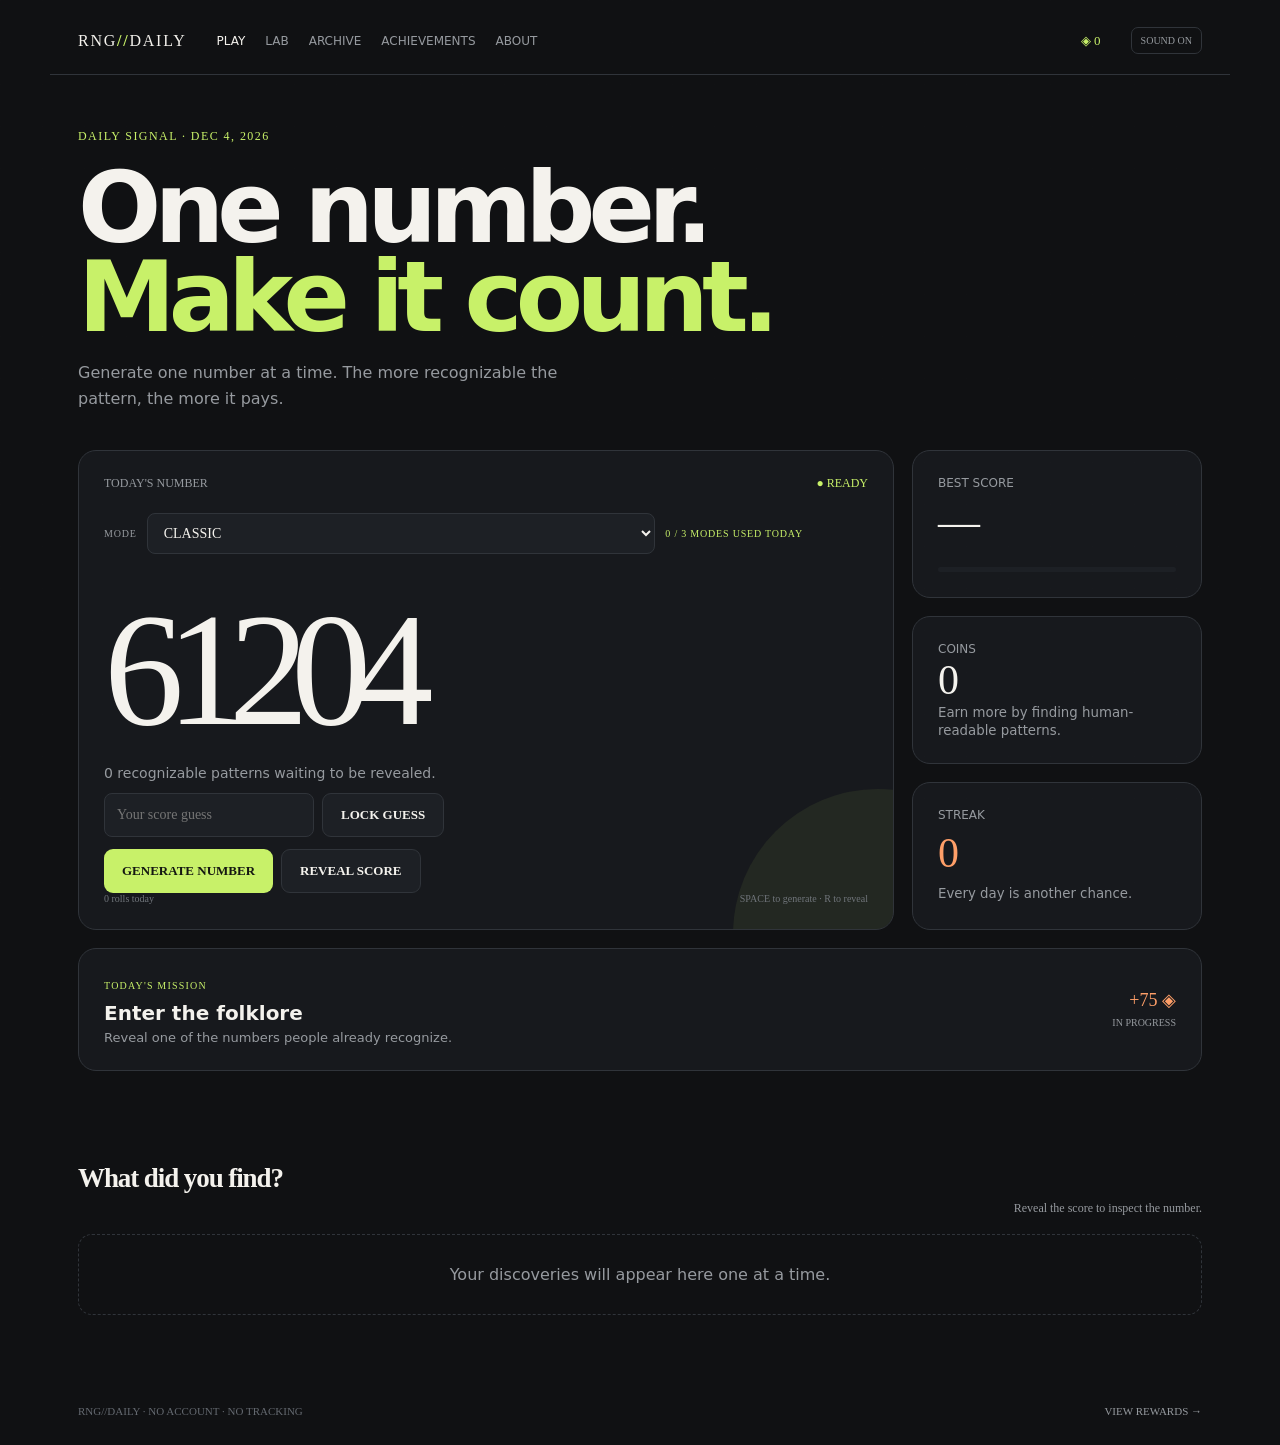
<file: rng-daily-upgraded (1)/index.html>
<!doctype html><html lang="en"><head><meta charset="utf-8"><meta name="viewport" content="width=device-width,initial-scale=1"><title>RNG//DAILY — Play</title><link rel="stylesheet" href="styles.css"></head><body>
<header><a class="logo" id="logoSecret" href="index.html">RNG<b>//</b>DAILY</a><nav><a class="active" href="index.html">PLAY</a><a href="lab.html">LAB</a><a href="archive.html">ARCHIVE</a><a href="achievements.html">ACHIEVEMENTS</a><a href="about.html">ABOUT</a></nav><div class="wallet">◈ <span id="coins">0</span></div></header>
<main class="page"><div class="eyebrow">DAILY SIGNAL · <span id="date"></span></div><h1>One number.<br><em>Make it count.</em></h1><p class="lede">Generate one number at a time. The more recognizable the pattern, the more it pays.</p>
<section class="playgrid"><div class="card numbercard" id="numberCard"><div class="labelrow"><span id="modeLabel">TODAY'S NUMBER</span><span class="status" id="status">● READY</span></div><div class="modebar"><label for="gameMode">MODE</label><select id="gameMode" class="input mode-select"><option value="classic">CLASSIC</option><option value="blitz">BLITZ · 30 SEC</option><option value="guess">GUESS THE SCORE</option></select><span id="dailyModes" class="daily-modes">0 / 3 MODES USED TODAY</span><span id="modeTimer" class="mode-timer" aria-live="polite"></span></div><div class="big-number" id="number">47280</div><div class="number-caption" id="caption">A five-digit number with a few things to say.</div><div id="guessControls" class="guess-controls" hidden><input class="input" id="guessInput" type="number" min="0" max="1000000" placeholder="Your score guess" aria-label="Your score guess"><button class="secondary" id="submitGuess">LOCK GUESS</button></div><div class="actions"><button id="generate">GENERATE NUMBER</button><button class="secondary" id="reveal">REVEAL SCORE</button></div><div id="sharePanel" class="sharepanel" hidden><div class="sharecard"><span class="share-kicker">RNG//DAILY SIGNAL</span><strong id="shareNumber">00000</strong><span id="shareSummary">Reveal a number to make it yours.</span></div><div class="share-actions"><button class="secondary" id="copyResult">COPY RESULT</button><button class="secondary" id="shareResult">SHARE</button><span id="shareStatus" aria-live="polite"></span></div></div><div class="rollmeta"><span id="rollCount">0 rolls today</span><span>SPACE to generate · R to reveal</span></div></div>
<aside class="side"><div class="card metric"><span>BEST SCORE</span><strong id="best">—</strong><div class="progress"><i id="bestBar"></i></div></div><div class="card metric"><span>COINS</span><strong id="coinBig">0</strong><small>Earn more by finding human-readable patterns.</small></div><div class="card metric"><span>STREAK</span><strong class="orange" id="streak">0</strong><small>Every day is another chance.</small></div></aside></section>
<section class="challenge card" id="challengeCard"><div><span class="challenge-kicker">TODAY'S MISSION</span><h2 id="challengeTitle">Loading mission…</h2><p id="challengeDescription">One revealed number can change the meter.</p></div><div class="challenge-reward"><strong id="challengeReward">+0 ◈</strong><span id="challengeStatus">IN PROGRESS</span></div></section>
<section class="scorearea"><div class="scoretop"><h2>What did you find?</h2><span id="scoreline" aria-live="polite">Generate and reveal a number.</span></div><div class="traits" id="traits"><div class="empty">Your discoveries will appear here one at a time.</div></div></section>
<div id="effect" class="effect"></div></main><footer><span>RNG//DAILY · NO ACCOUNT · NO TRACKING</span><a href="achievements.html">VIEW REWARDS →</a></footer><script src="app.js"></script></body></html>
</file>
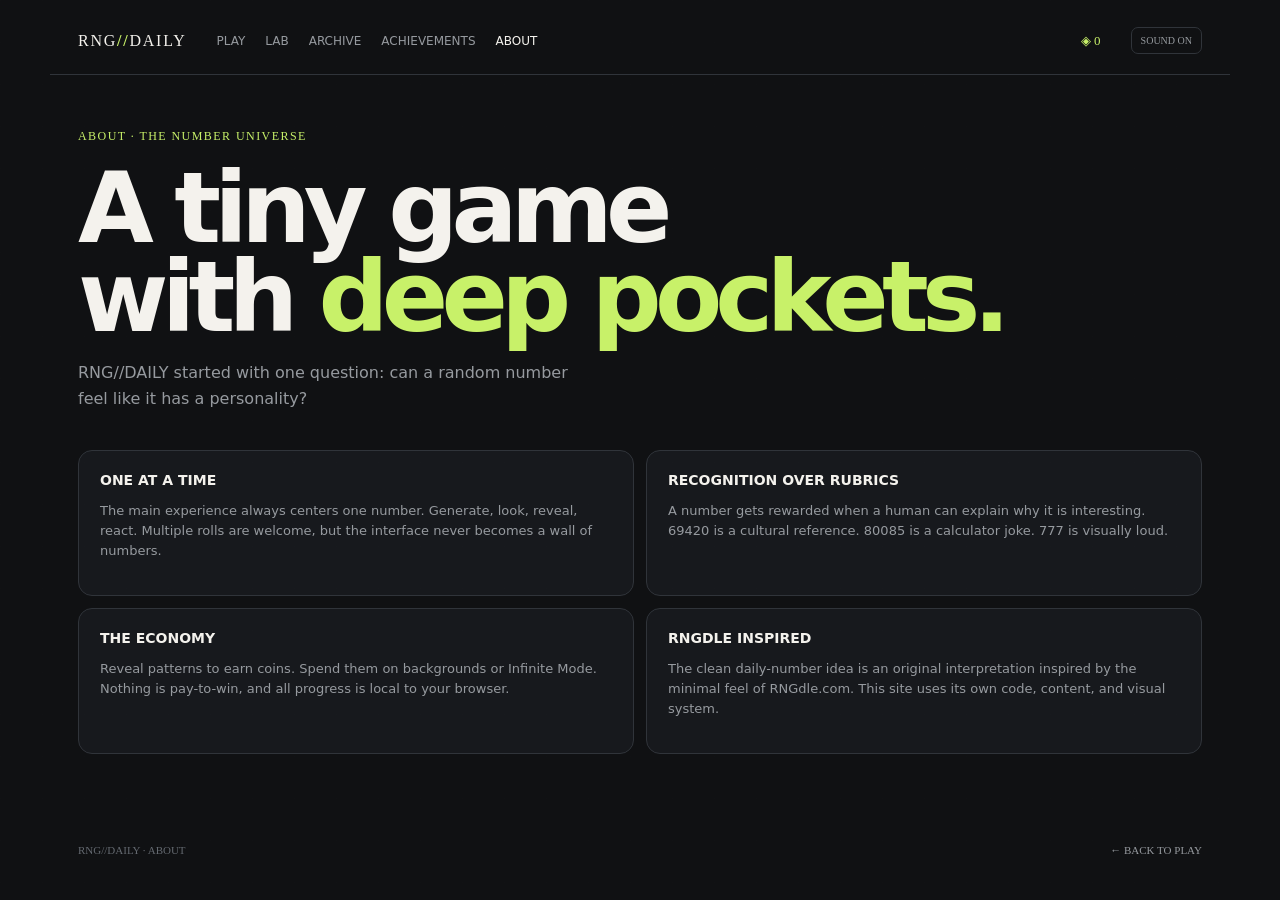
<file: rng-daily-upgraded (1)/about.html>
<!doctype html><html lang="en"><head><meta charset="utf-8"><meta name="viewport" content="width=device-width,initial-scale=1"><title>RNG//DAILY — About</title><link rel="stylesheet" href="styles.css"></head><body><header><a class="logo" id="logoSecret" href="index.html">RNG<b>//</b>DAILY</a><nav><a href="index.html">PLAY</a><a href="lab.html">LAB</a><a href="archive.html">ARCHIVE</a><a href="achievements.html">ACHIEVEMENTS</a><a class="active" href="about.html">ABOUT</a></nav><div class="wallet">◈ <span id="coins">0</span></div></header><main class="page"><div class="eyebrow">ABOUT · THE NUMBER UNIVERSE</div><h1>A tiny game<br>with <em>deep pockets.</em></h1><p class="lede">RNG//DAILY started with one question: can a random number feel like it has a personality?</p><div class="panelgrid"><div class="panel"><h3>ONE AT A TIME</h3><p class="copy">The main experience always centers one number. Generate, look, reveal, react. Multiple rolls are welcome, but the interface never becomes a wall of numbers.</p></div><div class="panel"><h3>RECOGNITION OVER RUBRICS</h3><p class="copy">A number gets rewarded when a human can explain why it is interesting. 69420 is a cultural reference. 80085 is a calculator joke. 777 is visually loud.</p></div><div class="panel"><h3>THE ECONOMY</h3><p class="copy">Reveal patterns to earn coins. Spend them on backgrounds or Infinite Mode. Nothing is pay-to-win, and all progress is local to your browser.</p></div><div class="panel"><h3>RNGDLE INSPIRED</h3><p class="copy">The clean daily-number idea is an original interpretation inspired by the minimal feel of RNGdle.com. This site uses its own code, content, and visual system.</p></div></div></main><footer><span>RNG//DAILY · ABOUT</span><a href="index.html">← BACK TO PLAY</a></footer><script src="app.js"></script></body></html>
</file>
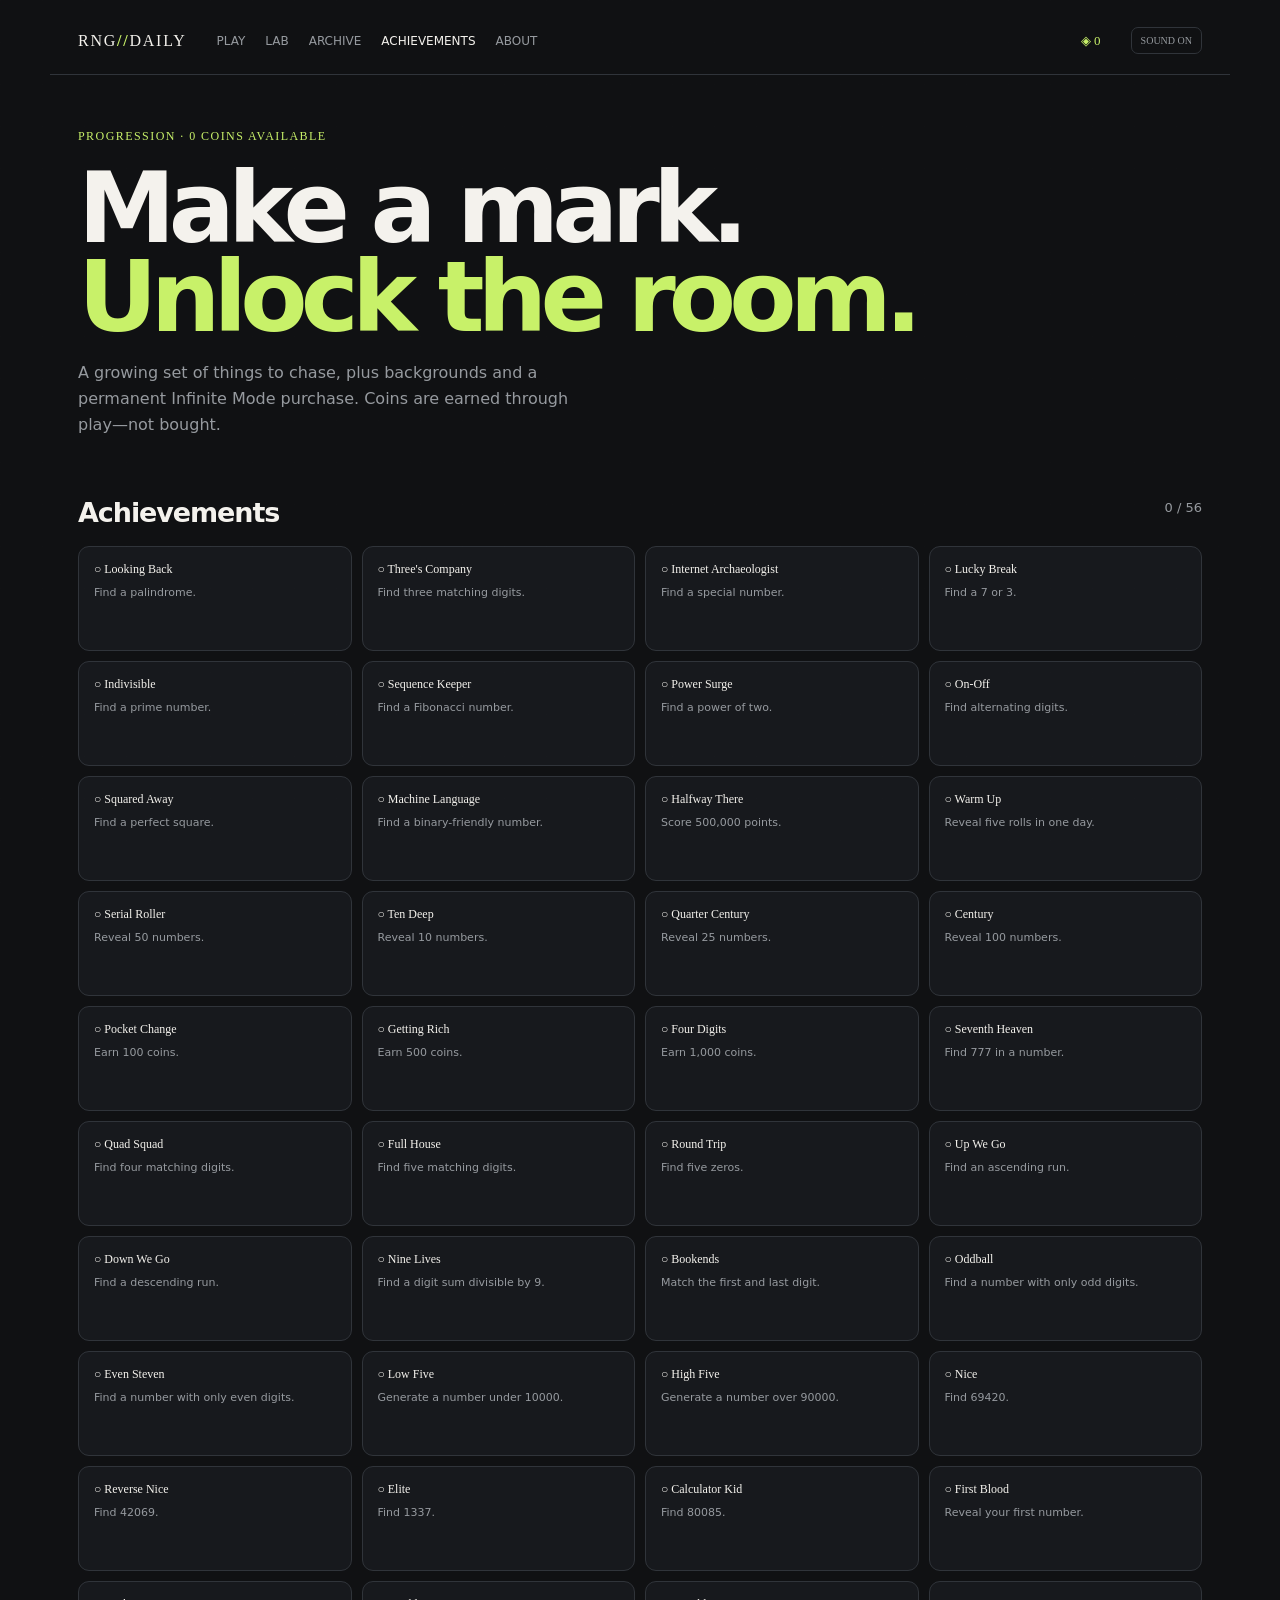
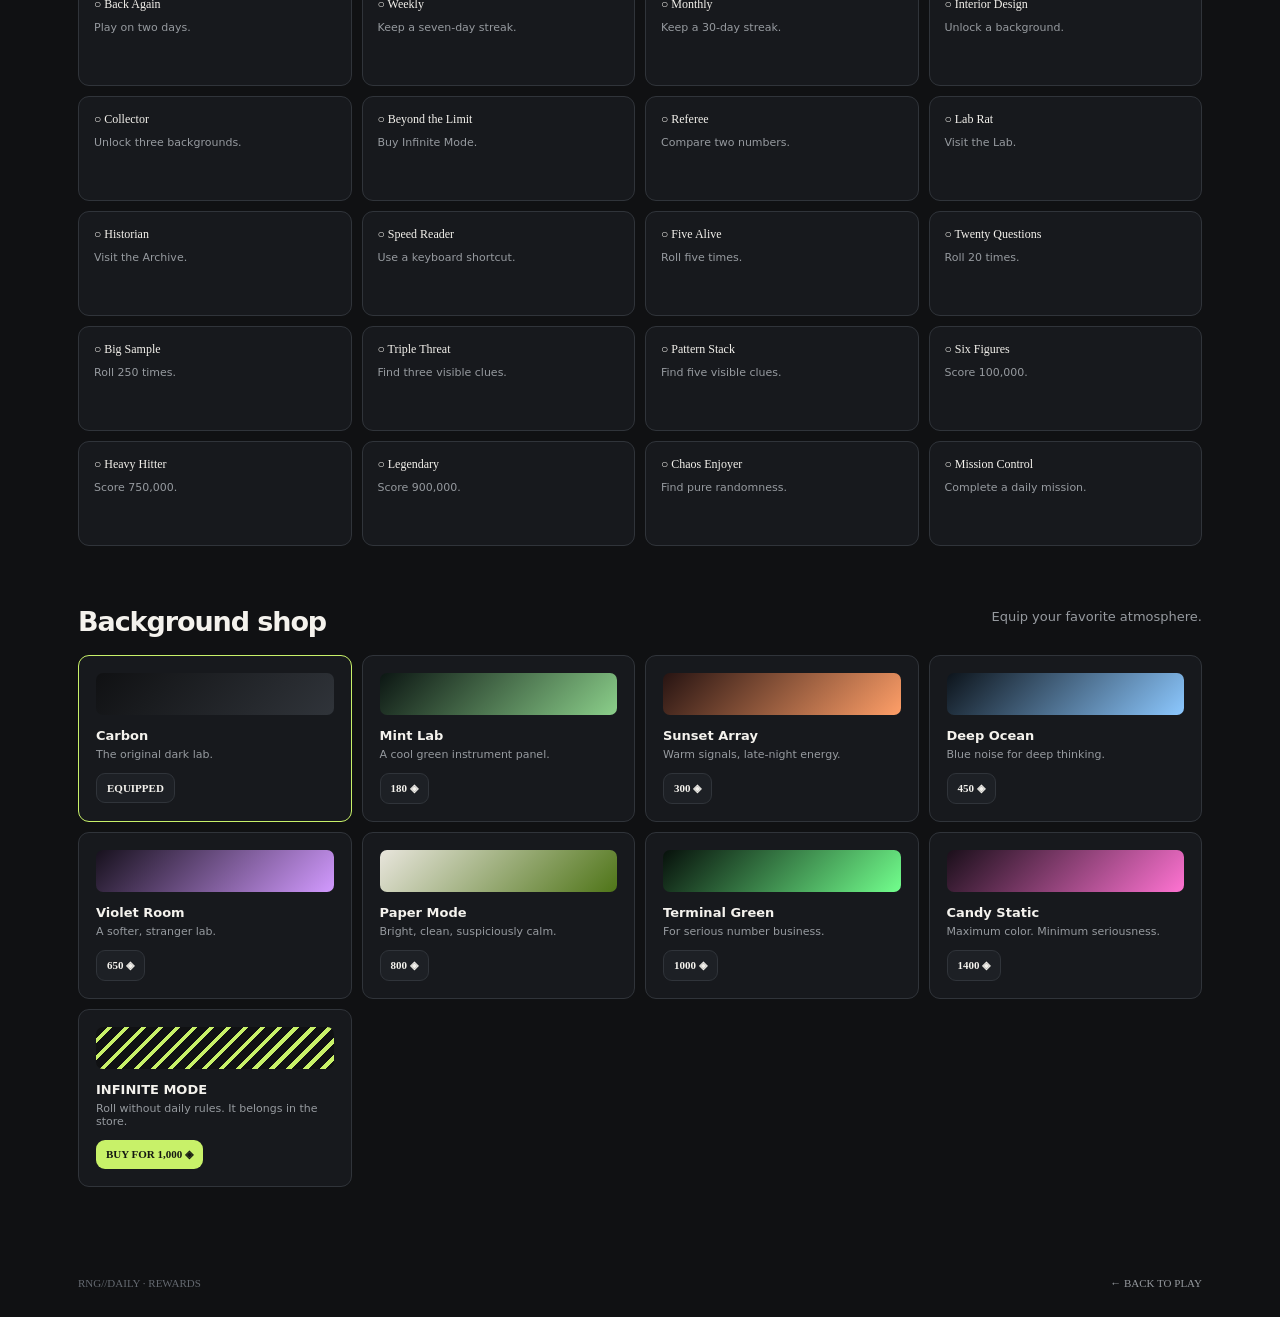
<file: rng-daily-upgraded (1)/achievements.html>
<!doctype html><html lang="en"><head><meta charset="utf-8"><meta name="viewport" content="width=device-width,initial-scale=1"><title>RNG//DAILY — Achievements & Rewards</title><link rel="stylesheet" href="styles.css"></head><body><header><a class="logo" id="logoSecret" href="index.html">RNG<b>//</b>DAILY</a><nav><a href="index.html">PLAY</a><a href="lab.html">LAB</a><a href="archive.html">ARCHIVE</a><a class="active" href="achievements.html">ACHIEVEMENTS</a><a href="about.html">ABOUT</a></nav><div class="wallet">◈ <span id="coins">0</span></div></header><main class="page"><div class="eyebrow">PROGRESSION · <span id="coinsAvailable">0</span> COINS AVAILABLE</div><h1>Make a mark.<br><em>Unlock the room.</em></h1><p class="lede">A growing set of things to chase, plus backgrounds and a permanent Infinite Mode purchase. Coins are earned through play—not bought.</p><div class="sectionhead"><h2>Achievements</h2><p id="achievementCount">0 / 50</p></div><div class="achievementgrid" id="achievementGrid"></div><div class="sectionhead"><h2>Background shop</h2><p>Equip your favorite atmosphere.</p></div><div class="shopgrid" id="shopgrid"></div></main><footer><span>RNG//DAILY · REWARDS</span><a href="index.html">← BACK TO PLAY</a></footer><script src="app.js"></script></body></html>
</file>
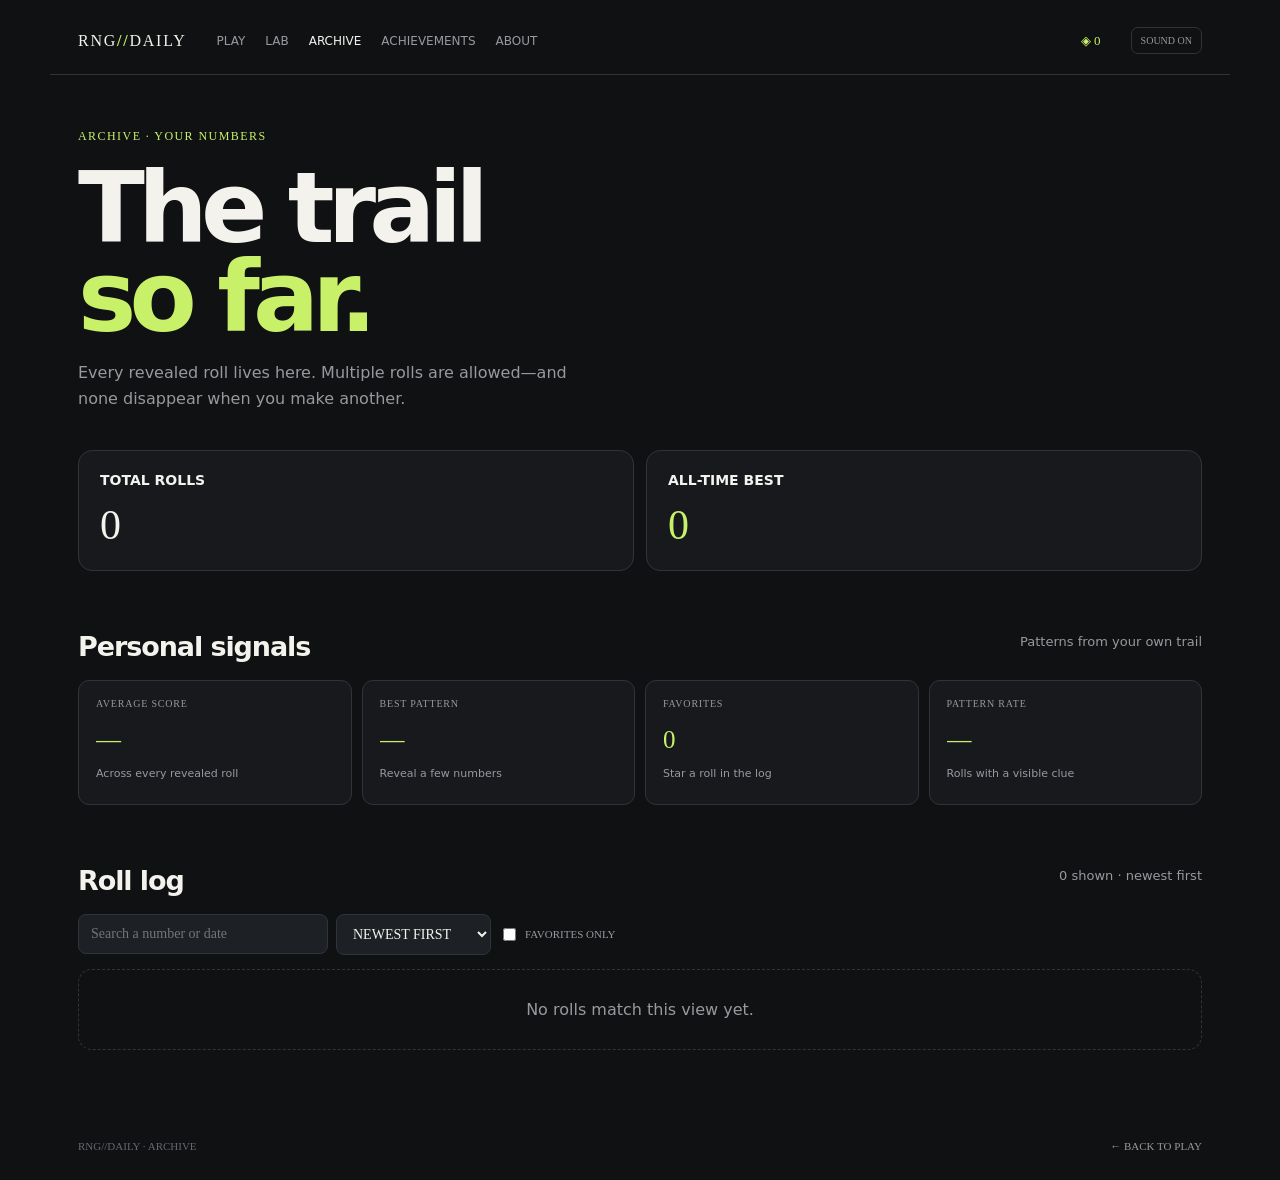
<file: rng-daily-upgraded (1)/archive.html>
<!doctype html><html lang="en"><head><meta charset="utf-8"><meta name="viewport" content="width=device-width,initial-scale=1"><title>RNG//DAILY — Archive</title><link rel="stylesheet" href="styles.css"></head><body><header><a class="logo" id="logoSecret" href="index.html">RNG<b>//</b>DAILY</a><nav><a href="index.html">PLAY</a><a href="lab.html">LAB</a><a class="active" href="archive.html">ARCHIVE</a><a href="achievements.html">ACHIEVEMENTS</a><a href="about.html">ABOUT</a></nav><div class="wallet">◈ <span id="coins">0</span></div></header><main class="page"><div class="eyebrow">ARCHIVE · YOUR NUMBERS</div><h1>The trail<br><em>so far.</em></h1><p class="lede">Every revealed roll lives here. Multiple rolls are allowed—and none disappear when you make another.</p><div class="panelgrid"><div class="panel"><h3>TOTAL ROLLS</h3><strong id="totalRolls" style="font:500 42px 'DM Mono'">0</strong></div><div class="panel"><h3>ALL-TIME BEST</h3><strong id="archiveBest" style="font:500 42px 'DM Mono';color:var(--lime)">0</strong></div></div><div class="sectionhead"><h2>Personal signals</h2><p>Patterns from your own trail</p></div><div id="statsGrid" class="statsgrid"></div><div class="sectionhead"><h2>Roll log</h2><p id="historyCount">Newest first</p></div><div class="archivecontrols"><input class="input" id="historySearch" placeholder="Search a number or date" aria-label="Search roll history"><select class="input" id="historySort" aria-label="Sort roll history"><option value="newest">NEWEST FIRST</option><option value="score">HIGHEST SCORE</option><option value="coins">MOST COINS</option></select><label class="checklabel"><input type="checkbox" id="favoritesOnly"> FAVORITES ONLY</label></div><div id="historyList" class="historytable"></div></main><footer><span>RNG//DAILY · ARCHIVE</span><a href="index.html">← BACK TO PLAY</a></footer><script src="app.js"></script></body></html>
</file>
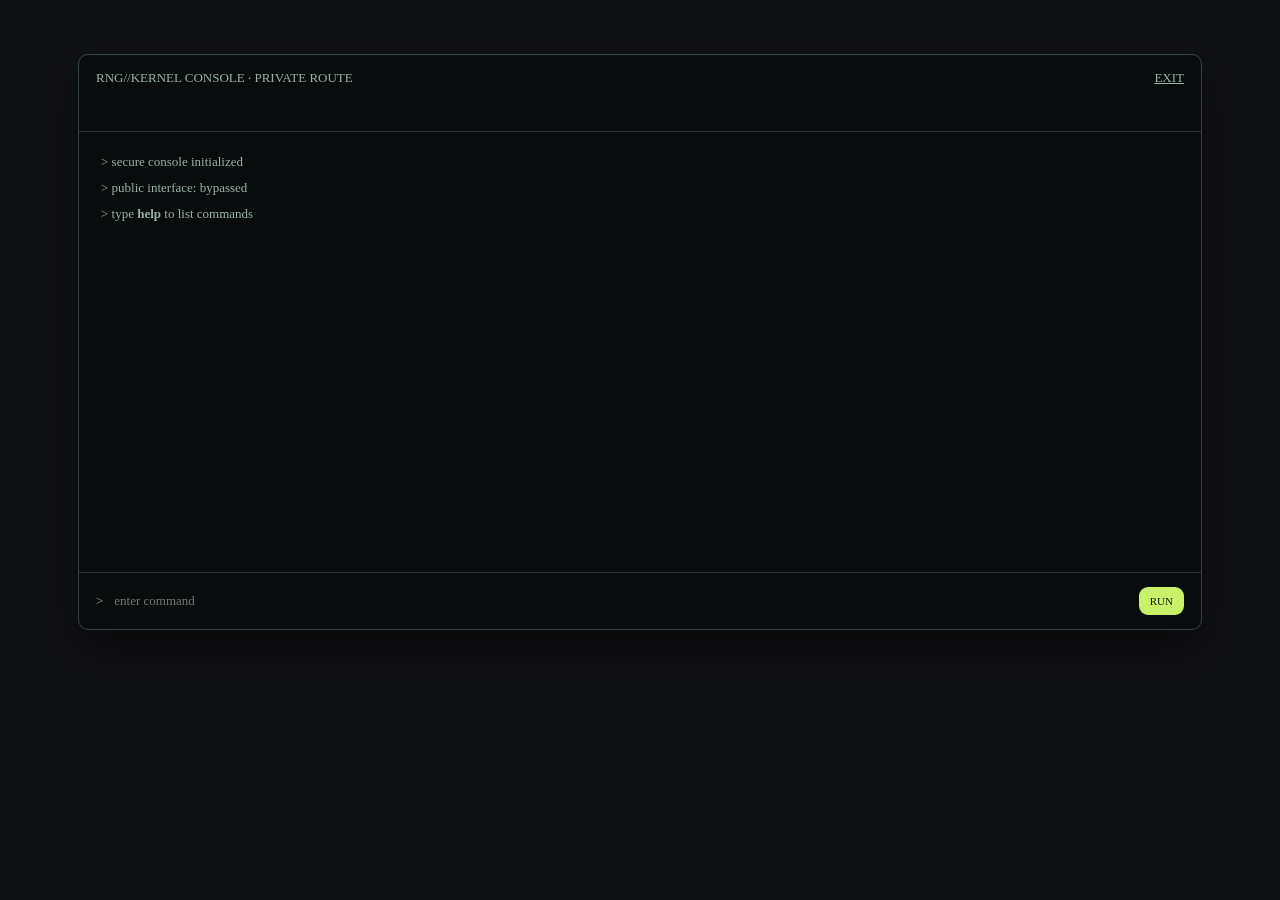
<file: rng-daily-upgraded (1)/dev.html>
<!doctype html><html lang="en"><head><meta charset="utf-8"><meta name="viewport" content="width=device-width,initial-scale=1"><title>RNG//KERNEL — Console</title><link rel="stylesheet" href="styles.css"></head><body><main class="page"><div class="terminal"><div class="termhead"><span>RNG//KERNEL CONSOLE · PRIVATE ROUTE</span><a class="subnav" href="index.html">EXIT</a></div><div class="termout" id="termout"><p>&gt; secure console initialized</p><p>&gt; public interface: bypassed</p><p>&gt; type <b>help</b> to list commands</p></div><form id="termform"><span>&gt;</span><input id="termcmd" autocomplete="off" spellcheck="false" autofocus placeholder="enter command"><button>RUN</button></form></div></main><script src="app.js"></script><script>const out=document.querySelector("#termout"),cmd=document.querySelector("#termcmd");document.querySelector("#termform").onsubmit=e=>{e.preventDefault();let c=cmd.value.trim(),p=document.createElement("p");p.textContent="> "+c;out.append(p);let r="unknown command — type help",x=c.toLowerCase();if(x==="help")r="commands: help · scan <number> · roll · stats · clear · exit";if(x.startsWith("scan ")){let a=analyze(Number(x.slice(5)));r=a.s+" → "+a.score.toLocaleString()+" pts · "+a.details.map(d=>d[0]).join(", ")}if(x==="roll")r="roll queued";if(x==="stats")r=(state.totalRolls||0)+" total rolls · "+(state.coins||0)+" coins · best "+(state.best||0);if(x==="clear")r="destructive actions are disabled in console";if(x==="exit"){location.href="index.html";return}let q=document.createElement("p");q.className="ok";q.textContent=r;out.append(q);cmd.value="";out.scrollTop=out.scrollHeight}</script></body></html>
</file>
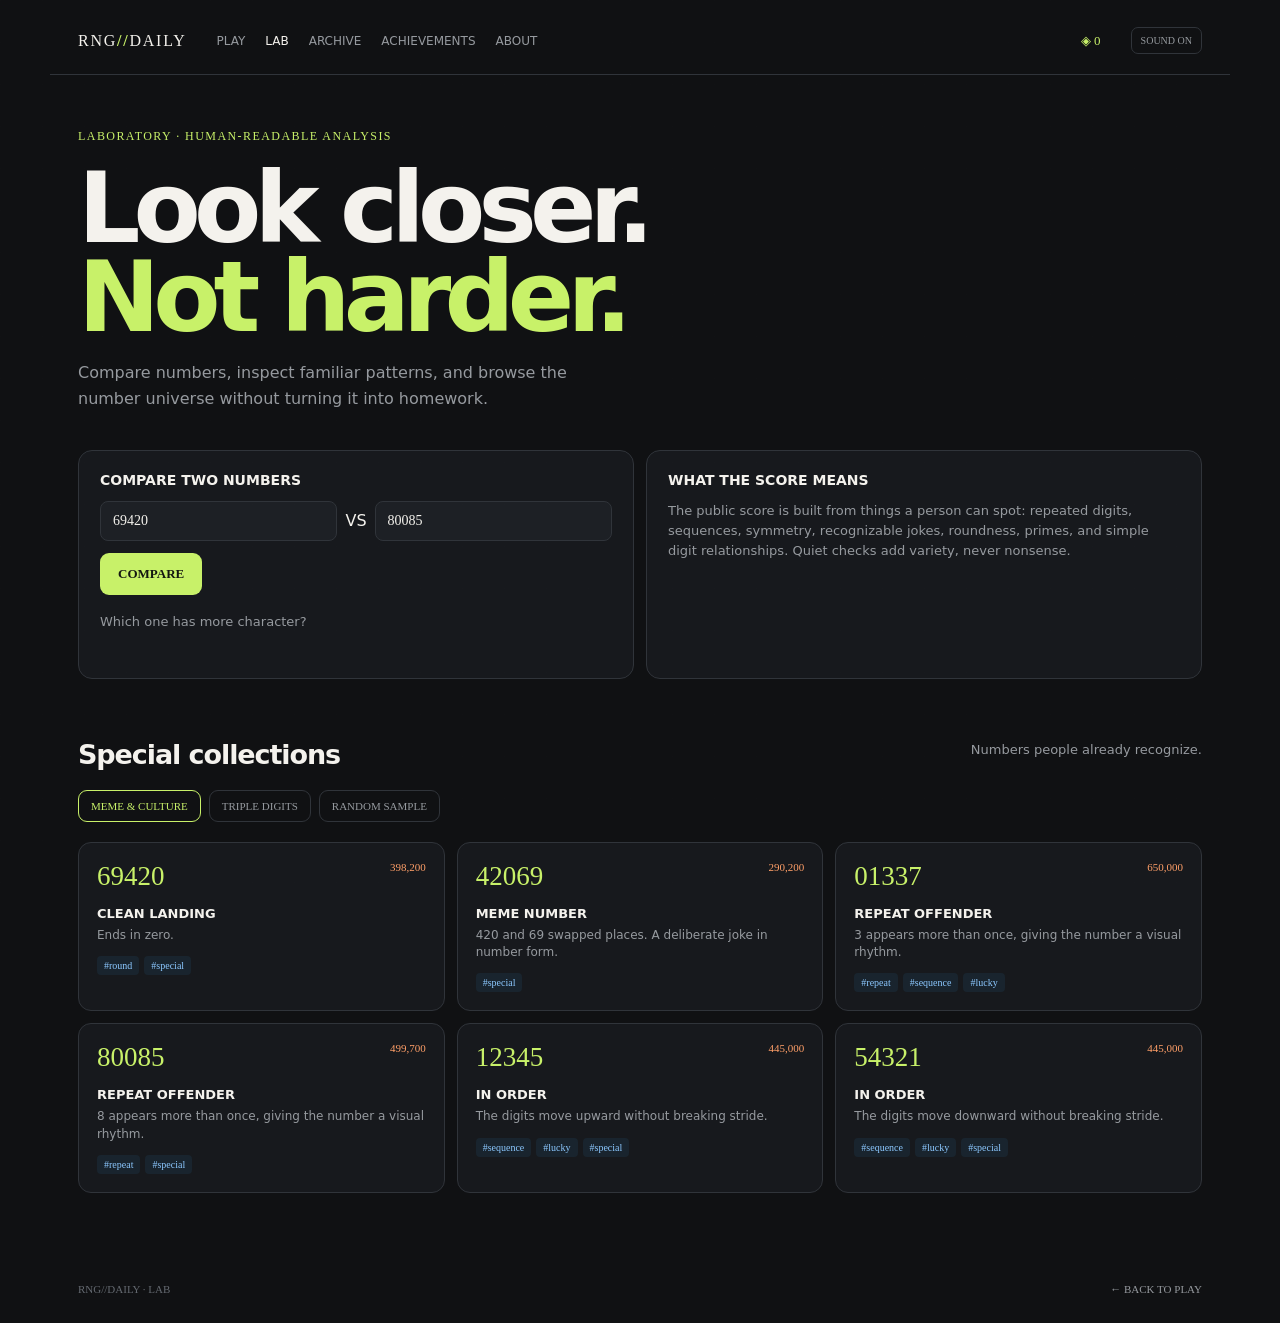
<file: rng-daily-upgraded (1)/lab.html>
<!doctype html><html lang="en"><head><meta charset="utf-8"><meta name="viewport" content="width=device-width,initial-scale=1"><title>RNG//DAILY — Lab</title><link rel="stylesheet" href="styles.css"></head><body><header><a class="logo" id="logoSecret" href="index.html">RNG<b>//</b>DAILY</a><nav><a href="index.html">PLAY</a><a class="active" href="lab.html">LAB</a><a href="archive.html">ARCHIVE</a><a href="achievements.html">ACHIEVEMENTS</a><a href="about.html">ABOUT</a></nav><div class="wallet">◈ <span id="coins">0</span></div></header><main class="page"><div class="eyebrow">LABORATORY · HUMAN-READABLE ANALYSIS</div><h1>Look closer.<br><em>Not harder.</em></h1><p class="lede">Compare numbers, inspect familiar patterns, and browse the number universe without turning it into homework.</p><div class="panelgrid"><section class="panel"><h3>COMPARE TWO NUMBERS</h3><div class="fieldrow"><input class="input" id="compareA" value="69420" maxlength="5"><span>VS</span><input class="input" id="compareB" value="80085" maxlength="5"></div><button id="compareBtn" style="margin-top:12px">COMPARE</button><div id="compareResult" class="resulttext">Which one has more character?</div></section><section class="panel"><h3>WHAT THE SCORE MEANS</h3><p class="copy">The public score is built from things a person can spot: repeated digits, sequences, symmetry, recognizable jokes, roundness, primes, and simple digit relationships. Quiet checks add variety, never nonsense.</p></section></div><div class="sectionhead"><h2>Special collections</h2><p>Numbers people already recognize.</p></div><div class="filters"><button class="active" data-filter="special">MEME & CULTURE</button><button data-filter="triple">TRIPLE DIGITS</button><button data-filter="all">RANDOM SAMPLE</button></div><div class="results" id="results"></div></main><footer><span>RNG//DAILY · LAB</span><a href="index.html">← BACK TO PLAY</a></footer><script src="app.js"></script></body></html>
</file>
<file: rng-daily-upgraded (1)/styles.css>
.soundtoggle{margin-left:auto;padding:7px 9px;background:transparent;border:1px solid var(--line);color:var(--muted);font:10px "DM Mono";border-radius:7px}
 .soundtoggle:hover{color:var(--lime);border-color:var(--lime)}
 .modebar{display:flex;align-items:center;gap:10px;margin-top:22px;color:var(--muted);font:10px "DM Mono";letter-spacing:.08em}
 .mode-select{width:auto;min-width:160px;padding:8px 10px;font-size:10px}
 .mode-timer{margin-left:auto;color:var(--orange);min-width:55px;text-align:right}
 .daily-modes{color:var(--lime);white-space:nowrap}
 button:disabled{opacity:.38;cursor:not-allowed;filter:none;transform:none}
 .guess-controls{display:flex;gap:8px;margin:12px 0}
 .guess-controls .input{max-width:210px}
 .sharepanel{margin-top:18px;padding-top:17px;border-top:1px solid var(--line)}
 .sharecard{display:flex;align-items:baseline;gap:12px;flex-wrap:wrap;background:linear-gradient(115deg,var(--panel2),transparent);border:1px solid var(--line);border-radius:10px;padding:13px 15px}
 .share-kicker{color:var(--lime);font:10px "DM Mono";letter-spacing:.08em}
 .sharecard strong{font:500 25px "DM Mono";color:var(--ink)}
 .sharecard span:last-child{color:var(--muted);font-size:12px}
 .share-actions{display:flex;align-items:center;gap:8px;margin-top:9px}
 .share-actions button{padding:8px 10px;font-size:10px}
 #shareStatus{color:var(--lime);font:10px "DM Mono"}
 .challenge{display:flex;justify-content:space-between;align-items:center;gap:20px;margin-top:18px;border-color:#45552e;background:linear-gradient(110deg,#1d2518,var(--panel))}
 .challenge-kicker{color:var(--lime);font:10px "DM Mono";letter-spacing:.12em}
 .challenge h2{margin:8px 0 5px;font-size:20px}
 .challenge p{color:var(--muted);font-size:13px;margin:0}
 .challenge-reward{text-align:right;white-space:nowrap}
 .challenge-reward strong{display:block;color:var(--orange);font:18px "DM Mono"}
 .challenge-reward span{color:var(--muted);font:10px "DM Mono"}
 .challenge.complete{border-color:var(--lime);background:linear-gradient(110deg,#202b19,var(--panel))}
 .challenge.complete .challenge-reward span{color:var(--lime)}
 .archivecontrols{display:flex;align-items:center;gap:8px;margin:0 0 14px}
 .archivecontrols .input{max-width:250px}
 .archivecontrols select{width:auto}
 .checklabel{display:flex;align-items:center;gap:6px;color:var(--muted);font:11px "DM Mono";white-space:nowrap}
 .checklabel input{accent-color:var(--lime)}
 .statsgrid{display:grid;grid-template-columns:repeat(4,1fr);gap:10px}
 .statbox{background:var(--panel);border:1px solid var(--line);border-radius:11px;padding:17px;min-height:125px}
 .statbox span{display:block;color:var(--muted);font:10px "DM Mono";letter-spacing:.08em}
 .statbox strong{display:block;color:var(--lime);font:500 25px "DM Mono";margin:17px 0 8px;overflow:hidden;text-overflow:ellipsis}
 .statbox small{color:var(--muted);font-size:11px}
 .historyrow{grid-template-columns:32px 100px 1fr 150px 100px}
 .favorite{padding:2px 5px;background:transparent;color:#666;border:0;font:20px "DM Mono";line-height:1}
 .favorite:hover,.favorite.selected{color:var(--orange);filter:none;transform:none}
 @media(max-width:800px){.soundtoggle{margin-left:0}.statsgrid{grid-template-columns:repeat(2,1fr)}.archivecontrols{flex-wrap:wrap}.archivecontrols .input{max-width:none;flex:1;min-width:180px}.historyrow{grid-template-columns:28px 1fr 1fr}.historyrow span:last-child{grid-column:3}.challenge{align-items:flex-start}}
 @media(max-width:430px){.statsgrid{grid-template-columns:1fr 1fr}.guess-controls{flex-wrap:wrap}.guess-controls .input{max-width:none}.sharecard{gap:7px}.challenge{display:block}.challenge-reward{text-align:left;margin-top:15px}.historyrow{font-size:10px}}
 @media(prefers-reduced-motion:reduce){*,*:before,*:after{animation-duration:.01ms!important;animation-iteration-count:1!important;scroll-behavior:auto!important;transition-duration:.01ms!important}}
@import url('https://fonts.googleapis.com/css2?family=DM+Mono:wght@400;500&family=Space+Grotesk:wght@400;500;600;700&display=swap');
:root{--bg:#101113;--panel:#17191d;--panel2:#1d2025;--ink:#f4f2ed;--muted:#969a9f;--line:#30343a;--lime:#c8f169;--orange:#ff9f68;--blue:#8cc8ff}
*{box-sizing:border-box}html{scroll-behavior:smooth}body{margin:0;background:var(--bg);color:var(--ink);font-family:"Space Grotesk",system-ui,sans-serif;min-height:100vh}body:before{content:"";position:fixed;inset:0;pointer-events:none;opacity:.2;background-image:linear-gradient(rgba(255,255,255,.025) 1px,transparent 1px),linear-gradient(90deg,rgba(255,255,255,.025) 1px,transparent 1px);background-size:42px 42px}a{color:inherit}.logo{font:500 16px "DM Mono";letter-spacing:.11em;text-decoration:none}.logo b,em{color:var(--lime)}header{max-width:1180px;margin:auto;padding:27px 28px 20px;display:flex;align-items:center;gap:30px;border-bottom:1px solid var(--line);position:relative;z-index:1}nav{display:flex;gap:20px;flex:1}nav a{color:var(--muted);text-decoration:none;font-size:12px}nav a:hover,nav a.active{color:var(--ink)}.wallet{font:13px "DM Mono";color:var(--lime);white-space:nowrap}.page{max-width:1180px;margin:auto;padding:54px 28px 90px}.eyebrow{color:var(--lime);font:500 12px "DM Mono";letter-spacing:.12em;text-transform:uppercase}h1{font-size:clamp(50px,8vw,98px);line-height:.91;letter-spacing:-.07em;margin:20px 0 18px}h1 em{font-style:normal}.lede{max-width:520px;color:var(--muted);line-height:1.6;margin:0 0 38px}.card{background:var(--panel);border:1px solid var(--line);border-radius:18px;padding:25px}.playgrid{display:grid;grid-template-columns:minmax(0,1.5fr) 290px;gap:18px}.numbercard{min-height:470px;display:flex;flex-direction:column;justify-content:space-between;overflow:hidden;position:relative}.numbercard:after{content:"";position:absolute;width:290px;height:290px;border-radius:50%;right:-130px;bottom:-150px;background:var(--lime);opacity:.07;pointer-events:none}.labelrow,.scoretop{display:flex;justify-content:space-between;align-items:center;color:var(--muted);font:12px "DM Mono"}.status{color:var(--lime)}.big-number{font:500 clamp(75px,15vw,160px)/1 "DM Mono";letter-spacing:-.11em;margin:36px 0 15px;min-height:1em}.number-caption{color:var(--muted);font-size:14px}.actions{display:flex;gap:8px;flex-wrap:wrap;position:relative;z-index:1}button{border:0;border-radius:9px;padding:13px 18px;background:var(--lime);color:#141711;font:600 13px "Space Grotesk";cursor:pointer;transition:.18s}button:hover{filter:brightness(1.08);transform:translateY(-1px)}button:active{transform:translateY(1px)}button.secondary{background:var(--panel2);border:1px solid var(--line);color:var(--ink)}.rollmeta{display:flex;justify-content:space-between;color:#70757b;font:10px "DM Mono";position:relative;z-index:1}.side{display:flex;flex-direction:column;gap:18px}.metric{flex:1;display:flex;flex-direction:column;justify-content:space-between;min-height:135px}.metric>span{color:var(--muted);font-size:12px}.metric strong{font:500 42px "DM Mono";word-break:break-word}.metric small{color:var(--muted);line-height:1.4}.orange{color:var(--orange)!important}.progress{height:5px;border-radius:5px;background:var(--panel2);overflow:hidden;margin-top:12px}.progress i{display:block;height:100%;width:0;background:var(--lime);transition:width .7s}.scorearea{margin-top:70px}.scoretop h2{font-size:27px;letter-spacing:-.04em;color:var(--ink)}.scoretop{align-items:end;margin-bottom:18px}.traits{display:grid;grid-template-columns:repeat(4,1fr);gap:12px}.trait{background:var(--panel);border:1px solid var(--line);padding:19px;border-radius:14px;min-height:165px;animation:rise .4s both}.trait .icon{color:var(--lime);font:20px "DM Mono"}.trait h3{margin:17px 0 6px;font-size:15px}.trait p{margin:0;color:var(--muted);font-size:12px;line-height:1.48}.trait .pts{display:block;margin-top:13px;color:var(--lime);font:11px "DM Mono"}.empty{grid-column:1/-1;border:1px dashed var(--line);padding:30px;color:var(--muted);text-align:center;border-radius:14px}@keyframes rise{from{opacity:0;transform:translateY(12px)}to{opacity:1;transform:none}}.roll{animation:roll .7s cubic-bezier(.2,.8,.3,1)}@keyframes roll{0%{filter:blur(10px);transform:translateY(15px) scale(.88);opacity:.2}60%{filter:blur(2px);transform:scale(1.06)}100%{filter:none;transform:none;opacity:1}}footer{max-width:1180px;margin:auto;padding:0 28px 28px;color:#646970;font:11px "DM Mono";display:flex;justify-content:space-between}footer a{color:var(--muted);text-decoration:none}.effect{position:fixed;inset:0;pointer-events:none;z-index:3;display:none;align-items:center;justify-content:center}.effect.show{display:flex}.effectword{font:700 clamp(34px,9vw,110px)/1 "DM Mono";letter-spacing:-.08em;text-align:center;text-shadow:0 0 30px currentColor;animation:pop 1.6s both}.effectword.good{color:var(--lime)}.effectword.epic{color:var(--orange);animation:epic 2.2s both}.effectword.meme{color:#ff73d2;animation:epic 2.5s both}@keyframes pop{0%{opacity:0;transform:scale(.2) rotate(-8deg)}25%{opacity:1;transform:scale(1.15) rotate(2deg)}80%{opacity:1}100%{opacity:0;transform:scale(1.5)}}@keyframes epic{0%{opacity:0;transform:scale(.1) rotate(-15deg)}18%{opacity:1;transform:scale(1.2) rotate(4deg)}38%{transform:scale(.95) rotate(-2deg)}78%{opacity:1}100%{opacity:0;transform:scale(2) rotate(10deg)}}.subnav{display:flex;gap:8px;flex-wrap:wrap;margin:0 0 30px}.subnav a{padding:9px 12px;border:1px solid var(--line);border-radius:8px;color:var(--muted);font:11px "DM Mono";text-decoration:none}.subnav a.active,.subnav a:hover{color:var(--ink);border-color:var(--lime)}.sectionhead{display:flex;justify-content:space-between;align-items:end;margin:50px 0 18px}.sectionhead h2{margin:0;font-size:27px;letter-spacing:-.04em}.sectionhead p{color:var(--muted);font-size:13px}.panelgrid{display:grid;grid-template-columns:1fr 1fr;gap:12px}.panel{background:var(--panel);border:1px solid var(--line);border-radius:14px;padding:21px}.panel h3{margin:0 0 13px;font-size:14px}.copy{color:var(--muted);font-size:13px;line-height:1.55}.fieldrow{display:flex;gap:8px;align-items:center}.input{width:100%;padding:11px 12px;background:var(--panel2);border:1px solid var(--line);color:var(--ink);border-radius:8px;font:14px "DM Mono"}.resulttext{color:var(--muted);font-size:13px;line-height:1.5;min-height:45px;margin-top:17px}.bars{display:grid;gap:12px}.barlabel{display:flex;justify-content:space-between;color:var(--muted);font:11px "DM Mono";margin-bottom:5px}.bar{height:7px;border-radius:5px;background:var(--panel2);overflow:hidden}.bar i{display:block;background:var(--lime);height:100%;width:0}.filters{display:flex;gap:8px;flex-wrap:wrap;margin:20px 0}.filters button{padding:9px 12px;background:transparent;border:1px solid var(--line);color:var(--muted);font:11px "DM Mono"}.filters button.active{color:var(--lime);border-color:var(--lime)}.results{display:grid;grid-template-columns:repeat(3,1fr);gap:12px}.result{background:var(--panel);border:1px solid var(--line);border-radius:13px;padding:18px}.result .rnum{color:var(--lime);font:500 27px "DM Mono"}.result .rs{float:right;color:var(--orange);font:11px "DM Mono"}.result h4{margin:14px 0 6px;font-size:13px}.result p{margin:0;color:var(--muted);font-size:12px;line-height:1.45}.tag{display:inline-block;margin:12px 5px 0 0;color:var(--blue);background:#19242e;border-radius:4px;padding:4px 7px;font:10px "DM Mono"}.historytable{display:grid;gap:8px}.historyrow{display:grid;grid-template-columns:110px 1fr 150px 130px;gap:12px;align-items:center;background:var(--panel);border:1px solid var(--line);padding:13px 16px;border-radius:9px;font:12px "DM Mono"}.historyrow span{color:var(--muted)}.historyrow b{color:var(--lime)}.achievementgrid{display:grid;grid-template-columns:repeat(4,1fr);gap:10px}.achievement{background:var(--panel);border:1px solid var(--line);border-radius:11px;padding:15px;min-height:105px;color:#777}.achievement.unlocked{border-color:#718c3e;color:var(--lime);background:#1c2418}.achievement b{display:block;color:var(--ink);font:12px "DM Mono";margin-bottom:8px}.achievement p{margin:0;color:var(--muted);font-size:11px;line-height:1.4}.shopgrid{display:grid;grid-template-columns:repeat(4,1fr);gap:10px}.shopitem{background:var(--panel);border:1px solid var(--line);border-radius:11px;padding:17px;min-height:150px}.swatch{height:42px;border-radius:7px;margin-bottom:13px;background:var(--bg)}.shopitem h3{font-size:13px;margin:0 0 5px}.shopitem p{color:var(--muted);font-size:11px;margin:0 0 12px}.shopitem button{padding:8px 10px;font-size:11px}.shopitem.owned{border-color:var(--lime)}.terminal{background:#090c0d;border:1px solid #344247;border-radius:10px;min-height:550px;box-shadow:0 18px 50px #0008;font:13px "DM Mono";color:#9ab0a8}.termhead{padding:15px 17px;border-bottom:1px solid #263236;display:flex;justify-content:space-between}.termout{padding:22px;min-height:440px}.termout p{margin:0 0 10px}.termout .ok{color:var(--lime)}.termout .warn{color:var(--orange)}#termform{display:flex;align-items:center;gap:9px;border-top:1px solid #263236;padding:14px 17px}#termform input{flex:1;background:transparent;border:0;outline:0;color:var(--lime);font:13px "DM Mono"}#termform button{padding:8px 11px;font:11px "DM Mono"}
@keyframes fall{to{transform:translateY(62vh) rotate(500deg);opacity:0}}body[data-bg=mint]{--bg:#0c1613;--panel:#12231c;--panel2:#1a3024;--line:#2d5139}body[data-bg=sunset]{--bg:#1b1110;--panel:#281817;--panel2:#38201c;--line:#5a3027}body[data-bg=ocean]{--bg:#0d141b;--panel:#111f2b;--panel2:#183040;--line:#2b5267;--lime:#8cc8ff}body[data-bg=violet]{--bg:#17111d;--panel:#21172a;--panel2:#30203a;--line:#583d68;--lime:#d29aff}body[data-bg=paper]{--bg:#e8e5dc;--panel:#f5f2e9;--panel2:#dedad0;--line:#c3beb2;--ink:#171817;--muted:#686963;--lime:#4f7518}body[data-bg=terminal]{--bg:#07100b;--panel:#0b1a10;--panel2:#0f2716;--line:#1f5530;--ink:#c9f5cd;--muted:#6da979;--lime:#72ff8d}body[data-bg=candy]{--bg:#1a0f1a;--panel:#27152a;--panel2:#3b1c3d;--line:#704477;--lime:#ff73d2}
.sw-default{background:linear-gradient(135deg,#101113,#30343a)}.sw-mint{background:linear-gradient(135deg,#0c1613,#8bcf8a)}.sw-sunset{background:linear-gradient(135deg,#271412,#ff9f68)}.sw-ocean{background:linear-gradient(135deg,#0d141b,#8cc8ff)}.sw-violet{background:linear-gradient(135deg,#17111d,#d29aff)}.sw-paper{background:linear-gradient(135deg,#e8e5dc,#4f7518)}.sw-terminal{background:linear-gradient(135deg,#07100b,#72ff8d)}.sw-candy{background:linear-gradient(135deg,#1a0f1a,#ff73d2)}.sw-infinite{background:repeating-linear-gradient(135deg,#101113 0 8px,#c8f169 8px 12px)}
@media(max-width:800px){header{padding-left:18px;padding-right:18px;flex-wrap:wrap;gap:16px}nav{order:3;flex-basis:100%;overflow:auto;padding-bottom:2px}.page{padding:40px 18px 70px}footer{padding-left:18px;padding-right:18px}.playgrid{grid-template-columns:1fr}.traits,.achievementgrid{grid-template-columns:repeat(2,1fr)}.results,.shopgrid{grid-template-columns:1fr 1fr}.panelgrid{grid-template-columns:1fr}.historyrow{grid-template-columns:1fr 1fr}.fieldrow{flex-wrap:wrap}}@media(max-width:430px){.traits,.results,.shopgrid,.achievementgrid{grid-template-columns:1fr}.rollmeta{display:block}.rollmeta span{display:block;margin-top:7px}}
</file>
